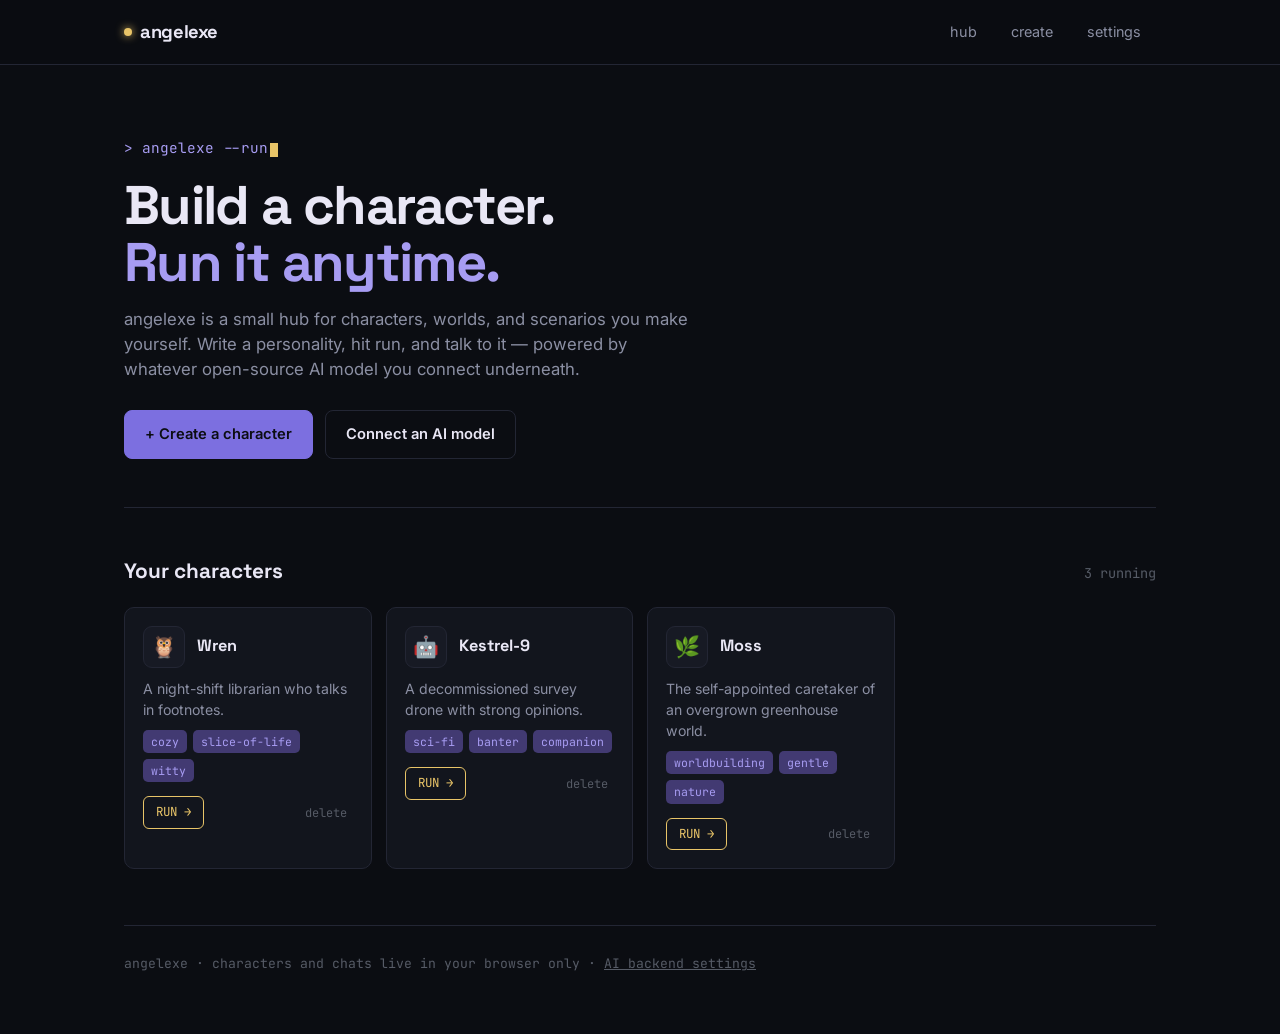
<file: index.html>
<!doctype html>
<html lang="en">
<head>
<meta charset="utf-8" />
<meta name="viewport" content="width=device-width, initial-scale=1" />
<title>angelexe — run a character</title>
<meta name="description" content="Create characters, worlds, and scenarios, then talk to them. Powered by open-source AI." />
<link rel="preconnect" href="https://fonts.googleapis.com">
<link href="https://fonts.googleapis.com/css2?family=Space+Grotesk:wght@500;700&family=Inter:wght@400;500;600&family=JetBrains+Mono:wght@400;500&display=swap" rel="stylesheet">
<link rel="stylesheet" href="css/style.css" />
</head>
<body>

<header class="top">
  <div class="shell">
    <a class="brand" href="index.html"><span class="dot"></span>angelexe</a>
    <nav class="links">
      <a href="index.html">hub</a>
      <a href="create.html">create</a>
      <a href="settings.html">settings</a>
    </nav>
  </div>
</header>

<div class="shell">
  <section class="hero">
    <div class="prompt-line">&gt; angelexe --run<span class="caret"></span></div>
    <h1 class="headline">Build a character.<br /><span class="accent">Run it anytime.</span></h1>
    <p class="subhead">
      angelexe is a small hub for characters, worlds, and scenarios you make yourself.
      Write a personality, hit run, and talk to it — powered by whatever open-source
      AI model you connect underneath.
    </p>
    <div class="hero-actions">
      <a class="btn btn-primary" href="create.html">+ Create a character</a>
      <a class="btn btn-secondary" href="settings.html">Connect an AI model</a>
    </div>
  </section>

  <div class="section-head">
    <h2>Your characters</h2>
    <span class="count" id="char-count"></span>
  </div>

  <div class="grid" id="char-grid"></div>
  <div class="empty" id="empty-state" style="display:none;">
    <div class="headline-small">No characters yet</div>
    <p>Create your first one — it takes about a minute.</p>
    <a class="btn btn-primary" href="create.html">+ Create a character</a>
  </div>

  <footer class="foot">
    angelexe · characters and chats live in your browser only · <a href="settings.html" style="text-decoration:underline;">AI backend settings</a>
  </footer>
</div>

<script src="js/characters.js"></script>
<script>
  (async function () {
    await seedIfEmpty();
    render();
  })();

  function render() {
    const list = loadCharacters();
    const grid = document.getElementById("char-grid");
    const empty = document.getElementById("empty-state");
    const count = document.getElementById("char-count");

    count.textContent = list.length ? `${list.length} running` : "";
    grid.innerHTML = "";

    if (list.length === 0) {
      empty.style.display = "block";
      return;
    }
    empty.style.display = "none";

    for (const c of list) {
      const card = document.createElement("div");
      card.className = "card";
      card.innerHTML = `
        <div class="card-top">
          <div class="avatar">${c.avatar || "🙂"}</div>
          <div class="card-name">${escapeHtml(c.name)}</div>
        </div>
        <div class="card-tagline">${escapeHtml(c.tagline || "")}</div>
        <div class="tags">${(c.tags || []).map((t) => `<span class="tag">${escapeHtml(t)}</span>`).join("")}</div>
        <div class="card-foot">
          <a class="run-btn" href="chat.html?id=${encodeURIComponent(c.id)}">RUN →</a>
          <button class="card-menu" data-id="${c.id}" title="Delete character">delete</button>
        </div>
      `;
      grid.appendChild(card);
    }

    grid.querySelectorAll(".card-menu").forEach((btn) => {
      btn.addEventListener("click", () => {
        if (confirm("Delete this character? This can't be undone.")) {
          deleteCharacter(btn.dataset.id);
          render();
        }
      });
    });
  }

  function escapeHtml(str) {
    const div = document.createElement("div");
    div.textContent = str;
    return div.innerHTML;
  }
</script>
</body>
</html>
</file>
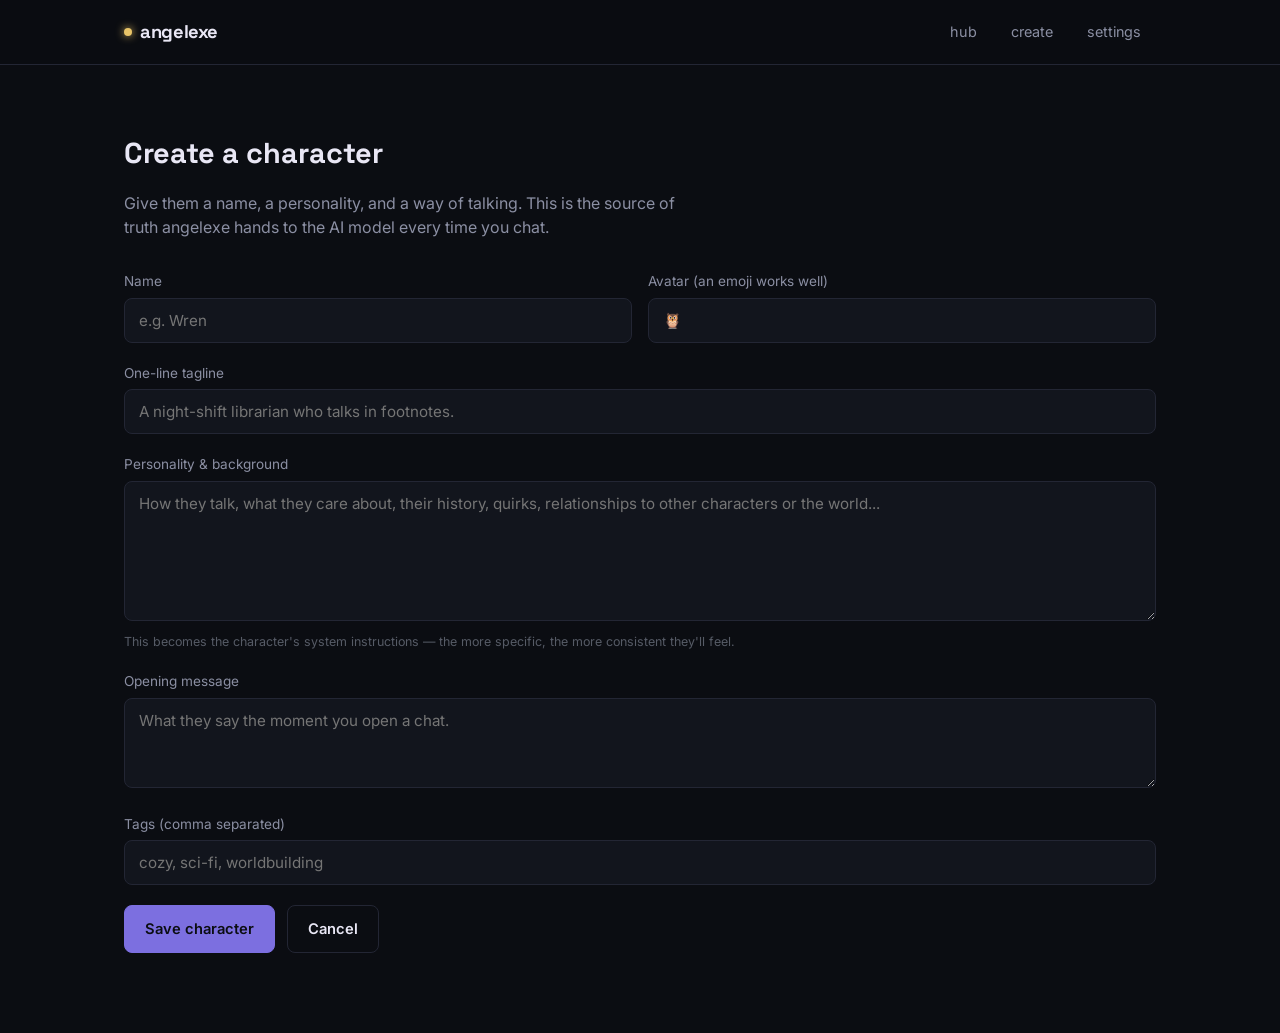
<file: create.html>
<!doctype html>
<html lang="en">
<head>
<meta charset="utf-8" />
<meta name="viewport" content="width=device-width, initial-scale=1" />
<title>create a character — angelexe</title>
<link rel="preconnect" href="https://fonts.googleapis.com">
<link href="https://fonts.googleapis.com/css2?family=Space+Grotesk:wght@500;700&family=Inter:wght@400;500;600&family=JetBrains+Mono:wght@400;500&display=swap" rel="stylesheet">
<link rel="stylesheet" href="css/style.css" />
</head>
<body>

<header class="top">
  <div class="shell">
    <a class="brand" href="index.html"><span class="dot"></span>angelexe</a>
    <nav class="links">
      <a href="index.html">hub</a>
      <a href="create.html">create</a>
      <a href="settings.html">settings</a>
    </nav>
  </div>
</header>

<div class="shell">
  <div class="form-page">
    <h1 id="form-title">Create a character</h1>
    <p class="lede">Give them a name, a personality, and a way of talking. This is the source of truth angelexe hands to the AI model every time you chat.</p>

    <form id="char-form">
      <input type="hidden" id="char-id" />

      <div class="field-row">
        <div class="field">
          <label for="name">Name</label>
          <input type="text" id="name" placeholder="e.g. Wren" required />
        </div>
        <div class="field">
          <label for="avatar">Avatar (an emoji works well)</label>
          <input type="text" id="avatar" placeholder="🦉" maxlength="4" />
        </div>
      </div>

      <div class="field">
        <label for="tagline">One-line tagline</label>
        <input type="text" id="tagline" placeholder="A night-shift librarian who talks in footnotes." />
      </div>

      <div class="field">
        <label for="personality">Personality &amp; background</label>
        <textarea id="personality" rows="6" placeholder="How they talk, what they care about, their history, quirks, relationships to other characters or the world..." required></textarea>
        <div class="hint">This becomes the character's system instructions — the more specific, the more consistent they'll feel.</div>
      </div>

      <div class="field">
        <label for="greeting">Opening message</label>
        <textarea id="greeting" rows="3" placeholder="What they say the moment you open a chat." required></textarea>
      </div>

      <div class="field">
        <label for="tags">Tags (comma separated)</label>
        <input type="text" id="tags" placeholder="cozy, sci-fi, worldbuilding" />
      </div>

      <div class="form-actions">
        <button type="submit" class="btn btn-primary">Save character</button>
        <a href="index.html" class="btn btn-secondary">Cancel</a>
      </div>
    </form>
  </div>
</div>

<script src="js/characters.js"></script>
<script>
  const params = new URLSearchParams(location.search);
  const editId = params.get("id");

  if (editId) {
    const existing = getCharacter(editId);
    if (existing) {
      document.getElementById("form-title").textContent = "Edit character";
      document.getElementById("char-id").value = existing.id;
      document.getElementById("name").value = existing.name;
      document.getElementById("avatar").value = existing.avatar || "";
      document.getElementById("tagline").value = existing.tagline || "";
      document.getElementById("personality").value = existing.personality || "";
      document.getElementById("greeting").value = existing.greeting || "";
      document.getElementById("tags").value = (existing.tags || []).join(", ");
    }
  }

  document.getElementById("char-form").addEventListener("submit", (e) => {
    e.preventDefault();
    const id = document.getElementById("char-id").value || makeId();
    const tags = document.getElementById("tags").value
      .split(",")
      .map((t) => t.trim())
      .filter(Boolean);

    upsertCharacter({
      id,
      name: document.getElementById("name").value.trim(),
      avatar: document.getElementById("avatar").value.trim() || "🙂",
      tagline: document.getElementById("tagline").value.trim(),
      personality: document.getElementById("personality").value.trim(),
      greeting: document.getElementById("greeting").value.trim(),
      tags,
    });

    location.href = "chat.html?id=" + encodeURIComponent(id);
  });
</script>
</body>
</html>
</file>
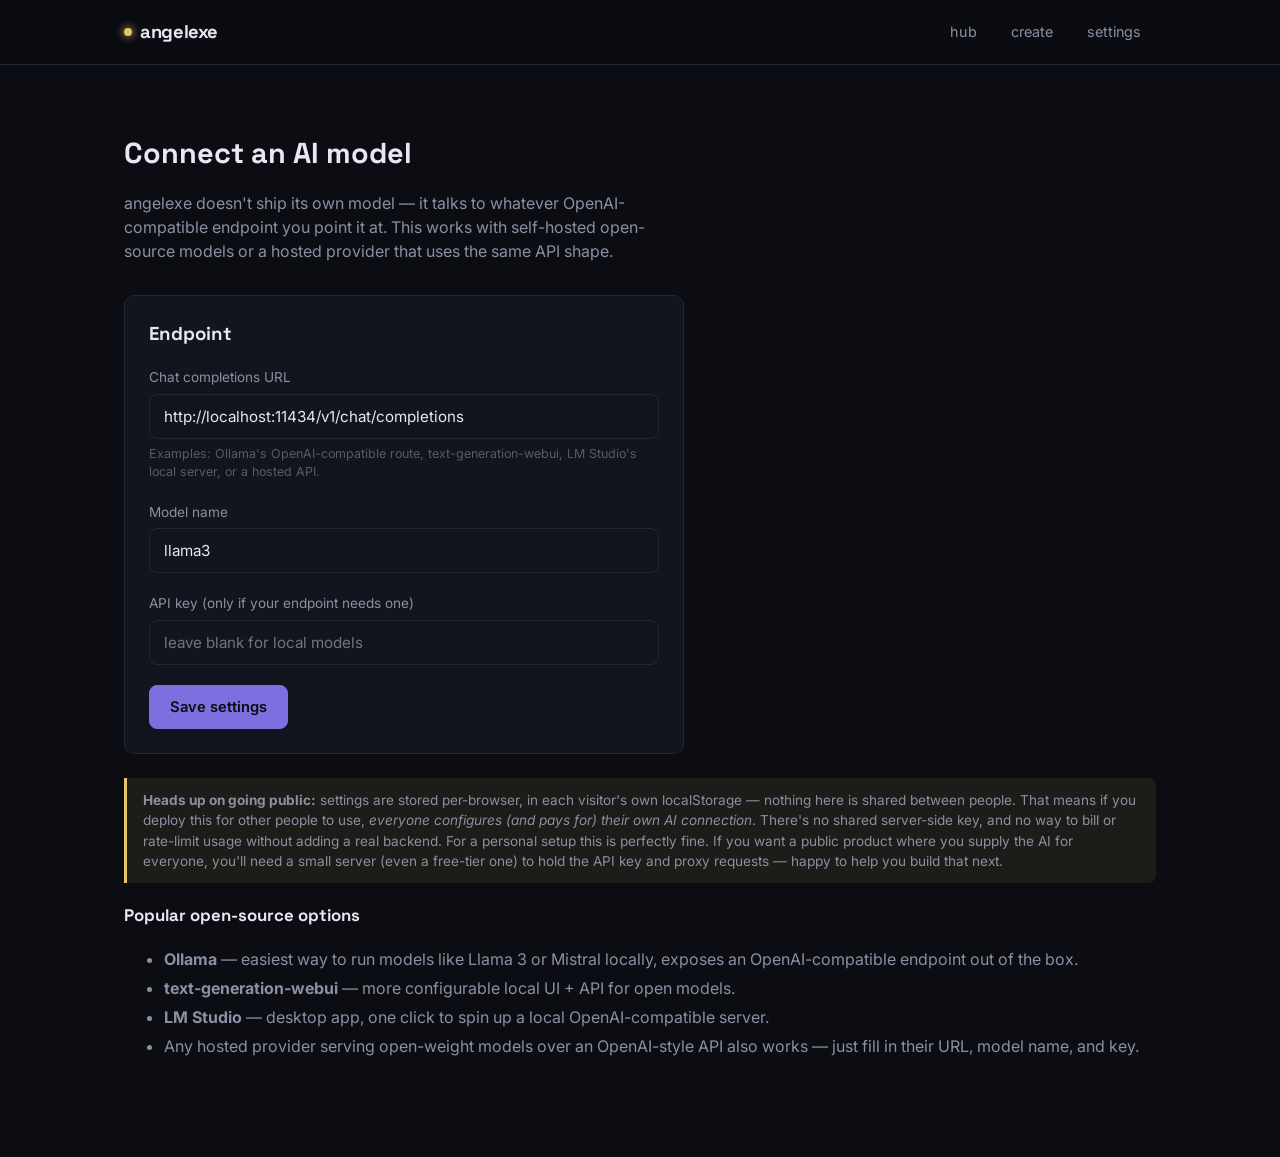
<file: settings.html>
<!doctype html>
<html lang="en">
<head>
<meta charset="utf-8" />
<meta name="viewport" content="width=device-width, initial-scale=1" />
<title>settings — angelexe</title>
<link rel="preconnect" href="https://fonts.googleapis.com">
<link href="https://fonts.googleapis.com/css2?family=Space+Grotesk:wght@500;700&family=Inter:wght@400;500;600&family=JetBrains+Mono:wght@400;500&display=swap" rel="stylesheet">
<link rel="stylesheet" href="css/style.css" />
</head>
<body>

<header class="top">
  <div class="shell">
    <a class="brand" href="index.html"><span class="dot"></span>angelexe</a>
    <nav class="links">
      <a href="index.html">hub</a>
      <a href="create.html">create</a>
      <a href="settings.html">settings</a>
    </nav>
  </div>
</header>

<div class="shell">
  <div class="form-page">
    <h1>Connect an AI model</h1>
    <p class="lede">angelexe doesn't ship its own model — it talks to whatever OpenAI-compatible endpoint you point it at. This works with self-hosted open-source models or a hosted provider that uses the same API shape.</p>

    <div class="settings-box">
      <h3>Endpoint</h3>
      <div class="field">
        <label for="endpoint">Chat completions URL</label>
        <input type="url" id="endpoint" placeholder="http://localhost:11434/v1/chat/completions" />
        <div class="hint">Examples: Ollama's OpenAI-compatible route, text-generation-webui, LM Studio's local server, or a hosted API.</div>
      </div>
      <div class="field">
        <label for="model">Model name</label>
        <input type="text" id="model" placeholder="llama3" />
      </div>
      <div class="field">
        <label for="apiKey">API key (only if your endpoint needs one)</label>
        <input type="password" id="apiKey" placeholder="leave blank for local models" />
      </div>
      <div class="form-actions">
        <button class="btn btn-primary" id="save-btn">Save settings</button>
        <span id="saved-msg" style="color:var(--gold); font-family:var(--font-mono); font-size:0.85rem; align-self:center; display:none;">saved ✓</span>
      </div>
    </div>

    <div class="note">
      <strong>Heads up on going public:</strong> settings are stored per-browser, in each visitor's own
      localStorage — nothing here is shared between people. That means if you deploy this for other
      people to use, <em>everyone configures (and pays for) their own AI connection</em>. There's no
      shared server-side key, and no way to bill or rate-limit usage without adding a real backend.
      For a personal setup this is perfectly fine. If you want a public product where you supply the
      AI for everyone, you'll need a small server (even a free-tier one) to hold the API key and proxy
      requests — happy to help you build that next.
    </div>

    <h3 style="font-family: var(--font-display); font-size: 1.05rem;">Popular open-source options</h3>
    <ul style="color: var(--text-dim); line-height: 1.8;">
      <li><strong>Ollama</strong> — easiest way to run models like Llama 3 or Mistral locally, exposes an OpenAI-compatible endpoint out of the box.</li>
      <li><strong>text-generation-webui</strong> — more configurable local UI + API for open models.</li>
      <li><strong>LM Studio</strong> — desktop app, one click to spin up a local OpenAI-compatible server.</li>
      <li>Any hosted provider serving open-weight models over an OpenAI-style API also works — just fill in their URL, model name, and key.</li>
    </ul>
  </div>
</div>

<script src="js/ai.js"></script>
<script>
  const s = getSettings();
  document.getElementById("endpoint").value = s.endpoint;
  document.getElementById("model").value = s.model;
  document.getElementById("apiKey").value = s.apiKey;

  document.getElementById("save-btn").addEventListener("click", () => {
    saveSettings({
      endpoint: document.getElementById("endpoint").value.trim(),
      model: document.getElementById("model").value.trim(),
      apiKey: document.getElementById("apiKey").value.trim(),
    });
    const msg = document.getElementById("saved-msg");
    msg.style.display = "inline";
    setTimeout(() => (msg.style.display = "none"), 2000);
  });
</script>
</body>
</html>
</file>
<file: css/style.css>
/* ============================================
   ANGELEXE — design tokens
   Concept: characters as tiny "programs" you run.
   Dark OS/launcher aesthetic, warm violet glow.
   ============================================ */

:root {
  --bg: #0b0d12;
  --bg-alt: #12151d;
  --bg-raised: #171a24;
  --line: #232634;
  --text: #e9e7f5;
  --text-dim: #8b8fa3;
  --text-faint: #565b66;
  --accent: #7c6fe0;
  --accent-soft: #a79cf2;
  --accent-dim: #423a72;
  --gold: #e8c468;
  --radius: 10px;
  --font-display: "Space Grotesk", sans-serif;
  --font-body: "Inter", sans-serif;
  --font-mono: "JetBrains Mono", monospace;
}

* { box-sizing: border-box; }

html, body {
  margin: 0;
  padding: 0;
  background: var(--bg);
  color: var(--text);
  font-family: var(--font-body);
  font-size: 16px;
  line-height: 1.5;
}

a { color: inherit; text-decoration: none; }

::selection { background: var(--accent-dim); color: var(--text); }

/* ---------- layout shell ---------- */

.shell {
  max-width: 1080px;
  margin: 0 auto;
  padding: 0 24px;
}

header.top {
  position: sticky;
  top: 0;
  z-index: 10;
  background: rgba(11, 13, 18, 0.85);
  backdrop-filter: blur(8px);
  border-bottom: 1px solid var(--line);
}

header.top .shell {
  display: flex;
  align-items: center;
  justify-content: space-between;
  height: 64px;
}

.brand {
  font-family: var(--font-display);
  font-weight: 700;
  font-size: 1.15rem;
  letter-spacing: -0.02em;
  display: flex;
  align-items: center;
  gap: 8px;
}

.brand .dot {
  width: 8px;
  height: 8px;
  border-radius: 50%;
  background: var(--gold);
  box-shadow: 0 0 8px var(--gold);
}

nav.links { display: flex; gap: 4px; }

nav.links a, .btn-nav {
  padding: 8px 14px;
  border-radius: 8px;
  font-size: 0.9rem;
  color: var(--text-dim);
  border: 1px solid transparent;
}

nav.links a:hover { color: var(--text); background: var(--bg-alt); }

/* ---------- hero ---------- */

.hero {
  padding: 72px 0 48px;
  border-bottom: 1px solid var(--line);
}

.prompt-line {
  font-family: var(--font-mono);
  color: var(--accent-soft);
  font-size: 0.9rem;
  margin-bottom: 18px;
}

.prompt-line .caret {
  display: inline-block;
  width: 8px;
  height: 1em;
  background: var(--gold);
  margin-left: 2px;
  vertical-align: text-bottom;
  animation: blink 1.1s step-end infinite;
}

@keyframes blink { 50% { opacity: 0; } }

h1.headline {
  font-family: var(--font-display);
  font-weight: 700;
  font-size: clamp(2.2rem, 5vw, 3.4rem);
  letter-spacing: -0.03em;
  line-height: 1.05;
  margin: 0 0 16px;
  max-width: 16ch;
}

.headline .accent { color: var(--accent-soft); }

.subhead {
  color: var(--text-dim);
  max-width: 52ch;
  font-size: 1.05rem;
  margin: 0 0 28px;
}

.hero-actions { display: flex; gap: 12px; flex-wrap: wrap; }

.btn {
  font-family: var(--font-body);
  font-weight: 600;
  font-size: 0.92rem;
  padding: 12px 20px;
  border-radius: 8px;
  border: 1px solid var(--line);
  cursor: pointer;
  display: inline-flex;
  align-items: center;
  gap: 8px;
}

.btn-primary {
  background: var(--accent);
  color: #0b0d12;
  border-color: var(--accent);
}
.btn-primary:hover { background: var(--accent-soft); }

.btn-secondary {
  background: transparent;
  color: var(--text);
}
.btn-secondary:hover { border-color: var(--accent-soft); color: var(--accent-soft); }

.btn-ghost {
  background: transparent;
  border: none;
  color: var(--text-dim);
}
.btn-ghost:hover { color: var(--text); }

/* ---------- section headers ---------- */

.section-head {
  display: flex;
  align-items: baseline;
  justify-content: space-between;
  margin: 48px 0 20px;
}

.section-head h2 {
  font-family: var(--font-display);
  font-size: 1.3rem;
  margin: 0;
}

.section-head .count {
  font-family: var(--font-mono);
  color: var(--text-faint);
  font-size: 0.85rem;
}

/* ---------- character grid ("process list") ---------- */

.grid {
  display: grid;
  grid-template-columns: repeat(auto-fill, minmax(230px, 1fr));
  gap: 14px;
  margin-bottom: 56px;
}

.card {
  background: var(--bg-alt);
  border: 1px solid var(--line);
  border-radius: var(--radius);
  padding: 18px;
  display: flex;
  flex-direction: column;
  gap: 10px;
  transition: border-color 0.15s ease, transform 0.15s ease;
}

.card:hover {
  border-color: var(--accent-dim);
  transform: translateY(-2px);
}

.card-top { display: flex; align-items: center; gap: 12px; }

.avatar {
  width: 42px;
  height: 42px;
  border-radius: 9px;
  background: var(--bg-raised);
  border: 1px solid var(--line);
  display: flex;
  align-items: center;
  justify-content: center;
  font-size: 1.3rem;
  flex-shrink: 0;
}

.card-name {
  font-family: var(--font-display);
  font-weight: 700;
  font-size: 1.02rem;
}

.card-tagline {
  color: var(--text-dim);
  font-size: 0.88rem;
  min-height: 2.6em;
}

.tags {
  display: flex;
  flex-wrap: wrap;
  gap: 6px;
  font-family: var(--font-mono);
  font-size: 0.72rem;
}

.tag {
  color: var(--accent-soft);
  background: var(--accent-dim);
  padding: 3px 8px;
  border-radius: 5px;
}

.card-foot {
  display: flex;
  align-items: center;
  justify-content: space-between;
  margin-top: 4px;
}

.run-btn {
  font-family: var(--font-mono);
  font-size: 0.78rem;
  color: var(--gold);
  border: 1px solid var(--gold);
  border-radius: 6px;
  padding: 6px 12px;
  background: transparent;
}
.run-btn:hover { background: var(--gold); color: #0b0d12; }

.card-menu {
  font-family: var(--font-mono);
  font-size: 0.75rem;
  color: var(--text-faint);
  border: none;
  background: none;
  cursor: pointer;
}
.card-menu:hover { color: var(--text-dim); }

/* ---------- empty state ---------- */

.empty {
  border: 1px dashed var(--line);
  border-radius: var(--radius);
  padding: 40px 24px;
  text-align: center;
  color: var(--text-dim);
  margin-bottom: 56px;
}

.empty .headline-small {
  font-family: var(--font-display);
  color: var(--text);
  font-size: 1.1rem;
  margin-bottom: 8px;
}

/* ---------- forms ---------- */

.form-page { padding: 48px 0 80px; }

.form-page h1 {
  font-family: var(--font-display);
  font-size: 1.8rem;
  margin-bottom: 6px;
}

.form-page .lede {
  color: var(--text-dim);
  margin-bottom: 32px;
  max-width: 56ch;
}

.field {
  margin-bottom: 20px;
}

.field label {
  display: block;
  font-size: 0.85rem;
  color: var(--text-dim);
  margin-bottom: 6px;
}

.field .hint {
  font-size: 0.78rem;
  color: var(--text-faint);
  margin-top: 6px;
}

input[type="text"],
input[type="url"],
input[type="password"],
textarea,
select {
  width: 100%;
  background: var(--bg-alt);
  border: 1px solid var(--line);
  border-radius: 8px;
  padding: 12px 14px;
  color: var(--text);
  font-family: var(--font-body);
  font-size: 0.95rem;
}

input:focus, textarea:focus, select:focus {
  outline: 2px solid var(--accent-soft);
  outline-offset: 1px;
}

textarea { resize: vertical; min-height: 90px; }

.field-row { display: flex; gap: 16px; }
.field-row .field { flex: 1; }

.form-actions { display: flex; gap: 12px; margin-top: 8px; }

/* ---------- chat ---------- */

.chat-page {
  display: flex;
  flex-direction: column;
  height: calc(100vh - 64px);
}

.chat-header {
  display: flex;
  align-items: center;
  gap: 12px;
  padding: 16px 24px;
  border-bottom: 1px solid var(--line);
  background: var(--bg-alt);
}

.chat-header .avatar { width: 36px; height: 36px; font-size: 1.1rem; }

.chat-header .who { flex: 1; }
.chat-header .who .name { font-family: var(--font-display); font-weight: 700; }
.chat-header .who .status {
  font-family: var(--font-mono);
  font-size: 0.75rem;
  color: var(--text-faint);
}
.chat-header .status .dot {
  display: inline-block;
  width: 6px; height: 6px;
  border-radius: 50%;
  background: var(--gold);
  margin-right: 6px;
}

.chat-thread {
  flex: 1;
  overflow-y: auto;
  padding: 24px;
  max-width: 720px;
  width: 100%;
  margin: 0 auto;
  display: flex;
  flex-direction: column;
  gap: 16px;
}

.msg {
  max-width: 78%;
  padding: 12px 16px;
  border-radius: 12px;
  font-size: 0.95rem;
  line-height: 1.5;
  white-space: pre-wrap;
}

.msg.char {
  align-self: flex-start;
  background: var(--bg-alt);
  border: 1px solid var(--line);
  border-bottom-left-radius: 3px;
}

.msg.user {
  align-self: flex-end;
  background: var(--accent);
  color: #0b0d12;
  border-bottom-right-radius: 3px;
}

.msg.system {
  align-self: center;
  color: var(--text-faint);
  font-family: var(--font-mono);
  font-size: 0.78rem;
  background: none;
}

.chat-input-bar {
  border-top: 1px solid var(--line);
  padding: 16px 24px;
  background: var(--bg-alt);
}

.chat-input-inner {
  max-width: 720px;
  margin: 0 auto;
  display: flex;
  gap: 10px;
  align-items: flex-end;
}

.chat-input-inner textarea {
  flex: 1;
  min-height: 44px;
  max-height: 160px;
}

/* ---------- settings ---------- */

.settings-box {
  background: var(--bg-alt);
  border: 1px solid var(--line);
  border-radius: var(--radius);
  padding: 24px;
  max-width: 560px;
  margin-bottom: 24px;
}

.settings-box h3 {
  font-family: var(--font-display);
  margin-top: 0;
}

.note {
  border-left: 3px solid var(--gold);
  background: rgba(232, 196, 104, 0.08);
  padding: 12px 16px;
  border-radius: 0 8px 8px 0;
  font-size: 0.85rem;
  color: var(--text-dim);
  margin: 20px 0;
}

footer.foot {
  border-top: 1px solid var(--line);
  padding: 28px 0 60px;
  color: var(--text-faint);
  font-size: 0.82rem;
  font-family: var(--font-mono);
}

@media (max-width: 560px) {
  .field-row { flex-direction: column; }
  .msg { max-width: 90%; }
}
</file>
